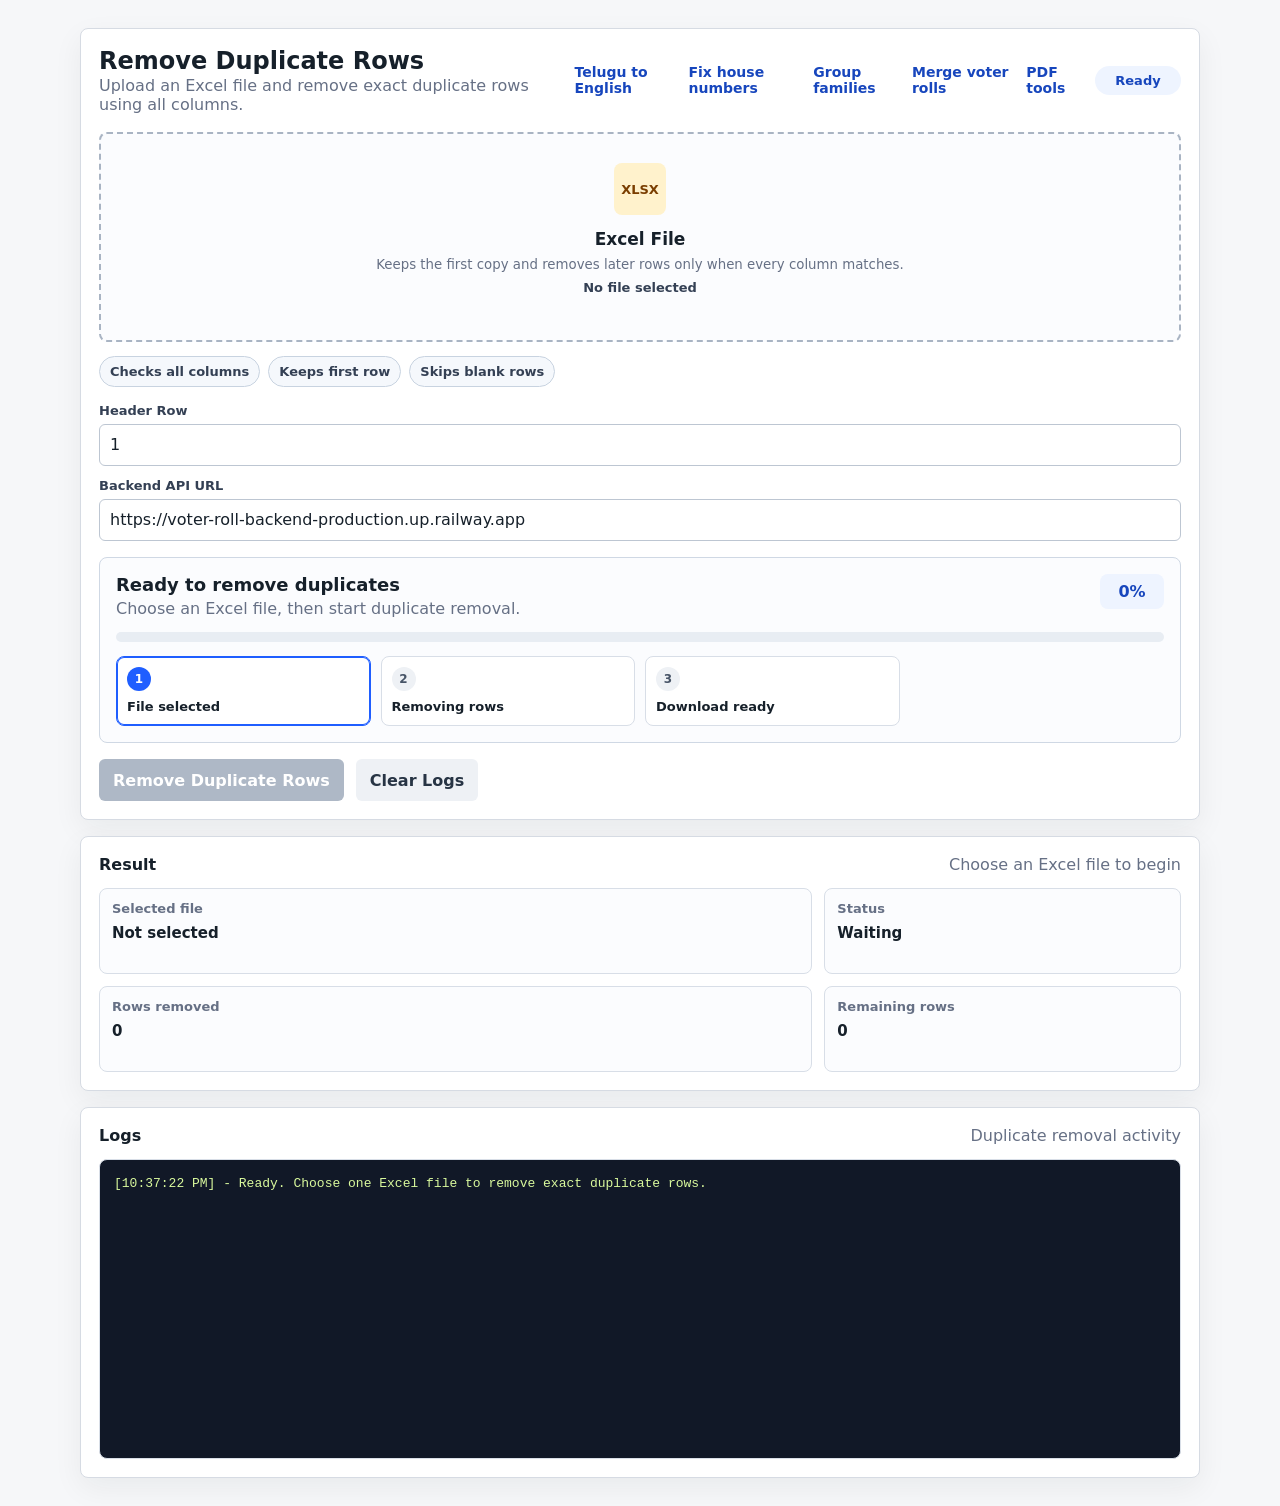
<file: dedupe.html>
<!doctype html>
<html lang="en">
  <head>
    <meta charset="utf-8" />
    <meta name="viewport" content="width=device-width, initial-scale=1" />
    <title>Remove Duplicate Rows</title>
    <link rel="stylesheet" href="./styles.css" />
  </head>
  <body>
    <main class="shell">
      <section class="panel">
        <div class="title-row">
          <div>
            <h1>Remove Duplicate Rows</h1>
            <p>
              Upload an Excel file and remove exact duplicate rows using all columns.
            </p>
          </div>
          <div class="top-actions">
            <a class="text-link" href="./transliterate.html">Telugu to English</a>
            <a class="text-link" href="./house.html">Fix house numbers</a>
            <a class="text-link" href="./family.html">Group families</a>
            <a class="text-link" href="./merge.html">Merge voter rolls</a>
            <a class="text-link" href="./index.html">PDF tools</a>
            <div class="status-pill" id="readyStatus">Ready</div>
          </div>
        </div>

        <div class="single-upload">
          <label class="file-card" id="dedupeDrop">
            <input id="dedupeFile" type="file" accept=".xlsx,application/vnd.openxmlformats-officedocument.spreadsheetml.sheet" />
            <span class="drop-icon">XLSX</span>
            <strong>Excel File</strong>
            <small>Keeps the first copy and removes later rows only when every column matches.</small>
            <span class="file-name" id="dedupeName">No file selected</span>
          </label>
        </div>

        <div class="info-strip">
          <span>Checks all columns</span>
          <span>Keeps first row</span>
          <span>Skips blank rows</span>
        </div>

        <div class="form-grid merge-form">
          <label>
            <span>Header Row</span>
            <input id="headerRow" type="number" min="1" value="1" />
          </label>
          <label class="wide-field">
            <span>Backend API URL</span>
            <input
              id="backendUrl"
              value="https://voter-roll-backend-production.up.railway.app"
              placeholder="https://your-railway-app.up.railway.app"
            />
          </label>
        </div>

        <section class="merge-progress" id="dedupeProgress" aria-live="polite">
          <div class="merge-progress-head">
            <div>
              <h2 id="progressTitle">Ready to remove duplicates</h2>
              <p id="progressDetail">Choose an Excel file, then start duplicate removal.</p>
            </div>
            <strong id="progressPercent">0%</strong>
          </div>
          <div class="progress-wrap merge-progress-bar" aria-label="Duplicate removal progress">
            <div id="progressBar"></div>
          </div>
          <div class="step-grid family-steps" id="stepGrid">
            <div class="step active" data-step="upload">
              <span>1</span>
              <strong>File selected</strong>
            </div>
            <div class="step" data-step="send">
              <span>2</span>
              <strong>Removing rows</strong>
            </div>
            <div class="step" data-step="download">
              <span>3</span>
              <strong>Download ready</strong>
            </div>
          </div>
        </section>

        <div class="actions">
          <button id="dedupeBtn" type="button" disabled>Remove Duplicate Rows</button>
          <button id="clearBtn" type="button" class="secondary">Clear Logs</button>
          <a id="downloadLink" class="download-link" hidden>Download Deduped Excel</a>
        </div>
      </section>

      <section class="panel result-panel">
        <div class="log-heading">
          <h2>Result</h2>
          <span id="summary">Choose an Excel file to begin</span>
        </div>
        <div class="metric-grid family-metrics" id="metrics">
          <div class="metric">
            <span>Selected file</span>
            <strong id="fileMetric">Not selected</strong>
          </div>
          <div class="metric">
            <span>Status</span>
            <strong id="statusMetric">Waiting</strong>
          </div>
          <div class="metric">
            <span>Rows removed</span>
            <strong id="removedMetric">0</strong>
          </div>
          <div class="metric">
            <span>Remaining rows</span>
            <strong id="remainingMetric">0</strong>
          </div>
        </div>
      </section>

      <section class="panel log-panel">
        <div class="log-heading">
          <h2>Logs</h2>
          <span>Duplicate removal activity</span>
        </div>
        <pre id="logs" aria-live="polite"></pre>
      </section>
    </main>

    <script src="./dedupe.js?v=20260611-remove-duplicates" type="module"></script>
  </body>
</html>
</file>
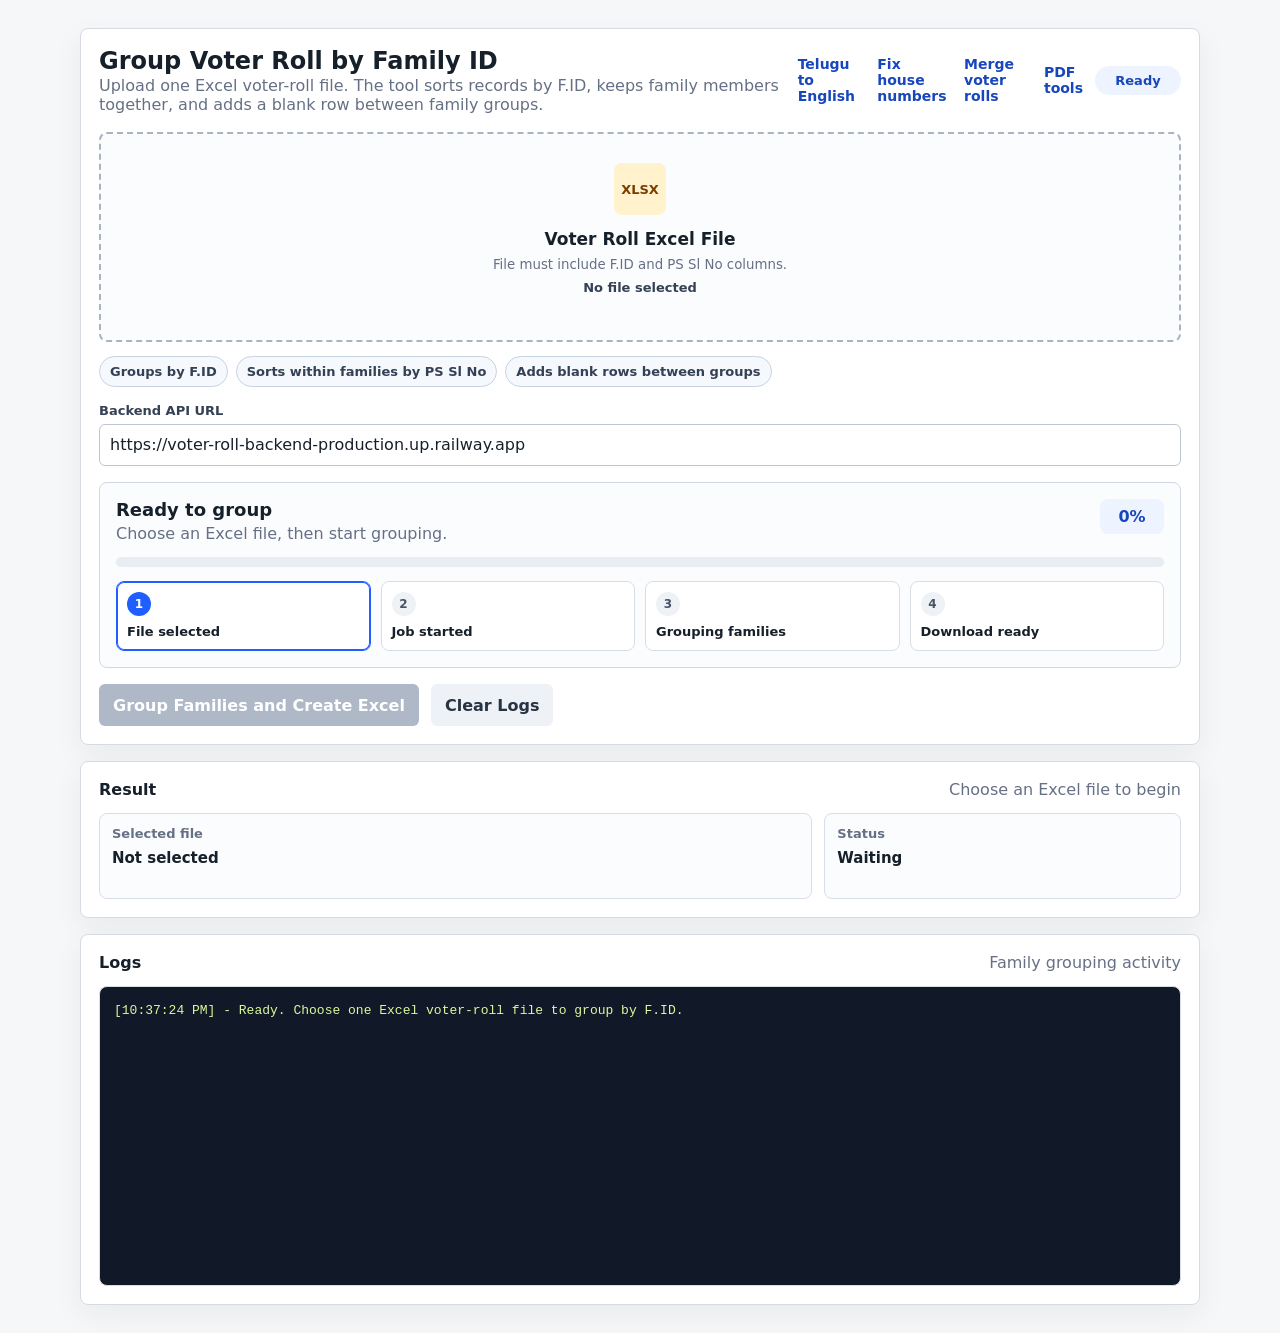
<file: family.html>
<!doctype html>
<html lang="en">
  <head>
    <meta charset="utf-8" />
    <meta name="viewport" content="width=device-width, initial-scale=1" />
    <title>Group Voter Roll by Family ID</title>
    <link rel="stylesheet" href="./styles.css" />
  </head>
  <body>
    <main class="shell">
      <section class="panel">
        <div class="title-row">
          <div>
            <h1>Group Voter Roll by Family ID</h1>
            <p>
              Upload one Excel voter-roll file. The tool sorts records by F.ID, keeps family members together, and adds a blank row between family groups.
            </p>
          </div>
          <div class="top-actions">
            <a class="text-link" href="./transliterate.html">Telugu to English</a>
            <a class="text-link" href="./house.html">Fix house numbers</a>
            <a class="text-link" href="./merge.html">Merge voter rolls</a>
            <a class="text-link" href="./index.html">PDF tools</a>
            <div class="status-pill" id="readyStatus">Ready</div>
          </div>
        </div>

        <div class="single-upload">
          <label class="file-card" id="familyDrop">
            <input id="familyFile" type="file" accept=".xlsx,application/vnd.openxmlformats-officedocument.spreadsheetml.sheet" />
            <span class="drop-icon">XLSX</span>
            <strong>Voter Roll Excel File</strong>
            <small>File must include F.ID and PS Sl No columns.</small>
            <span class="file-name" id="familyName">No file selected</span>
          </label>
        </div>

        <div class="info-strip">
          <span>Groups by F.ID</span>
          <span>Sorts within families by PS Sl No</span>
          <span>Adds blank rows between groups</span>
        </div>

        <div class="form-grid merge-form">
          <label class="wide-field">
            <span>Backend API URL</span>
            <input
              id="backendUrl"
              value="https://voter-roll-backend-production.up.railway.app"
              placeholder="https://your-railway-app.up.railway.app"
            />
          </label>
        </div>

        <section class="merge-progress" id="familyProgress" aria-live="polite">
          <div class="merge-progress-head">
            <div>
              <h2 id="progressTitle">Ready to group</h2>
              <p id="progressDetail">Choose an Excel file, then start grouping.</p>
            </div>
            <strong id="progressPercent">0%</strong>
          </div>
          <div class="progress-wrap merge-progress-bar" aria-label="Family grouping progress">
            <div id="progressBar"></div>
          </div>
          <div class="step-grid family-steps" id="stepGrid">
            <div class="step active" data-step="upload">
              <span>1</span>
              <strong>File selected</strong>
            </div>
            <div class="step" data-step="job">
              <span>2</span>
              <strong>Job started</strong>
            </div>
            <div class="step" data-step="group">
              <span>3</span>
              <strong>Grouping families</strong>
            </div>
            <div class="step" data-step="download">
              <span>4</span>
              <strong>Download ready</strong>
            </div>
          </div>
        </section>

        <div class="actions">
          <button id="groupBtn" type="button" disabled>Group Families and Create Excel</button>
          <button id="clearBtn" type="button" class="secondary">Clear Logs</button>
          <a id="downloadLink" class="download-link" hidden>Download Grouped Excel</a>
        </div>
      </section>

      <section class="panel result-panel">
        <div class="log-heading">
          <h2>Result</h2>
          <span id="summary">Choose an Excel file to begin</span>
        </div>
        <div class="metric-grid family-metrics" id="metrics">
          <div class="metric">
            <span>Selected file</span>
            <strong id="fileMetric">Not selected</strong>
          </div>
          <div class="metric">
            <span>Status</span>
            <strong id="statusMetric">Waiting</strong>
          </div>
        </div>
      </section>

      <section class="panel log-panel">
        <div class="log-heading">
          <h2>Logs</h2>
          <span>Family grouping activity</span>
        </div>
        <pre id="logs" aria-live="polite"></pre>
      </section>
    </main>

    <script src="./family.js?v=20260610-family-grouping" type="module"></script>
  </body>
</html>
</file>
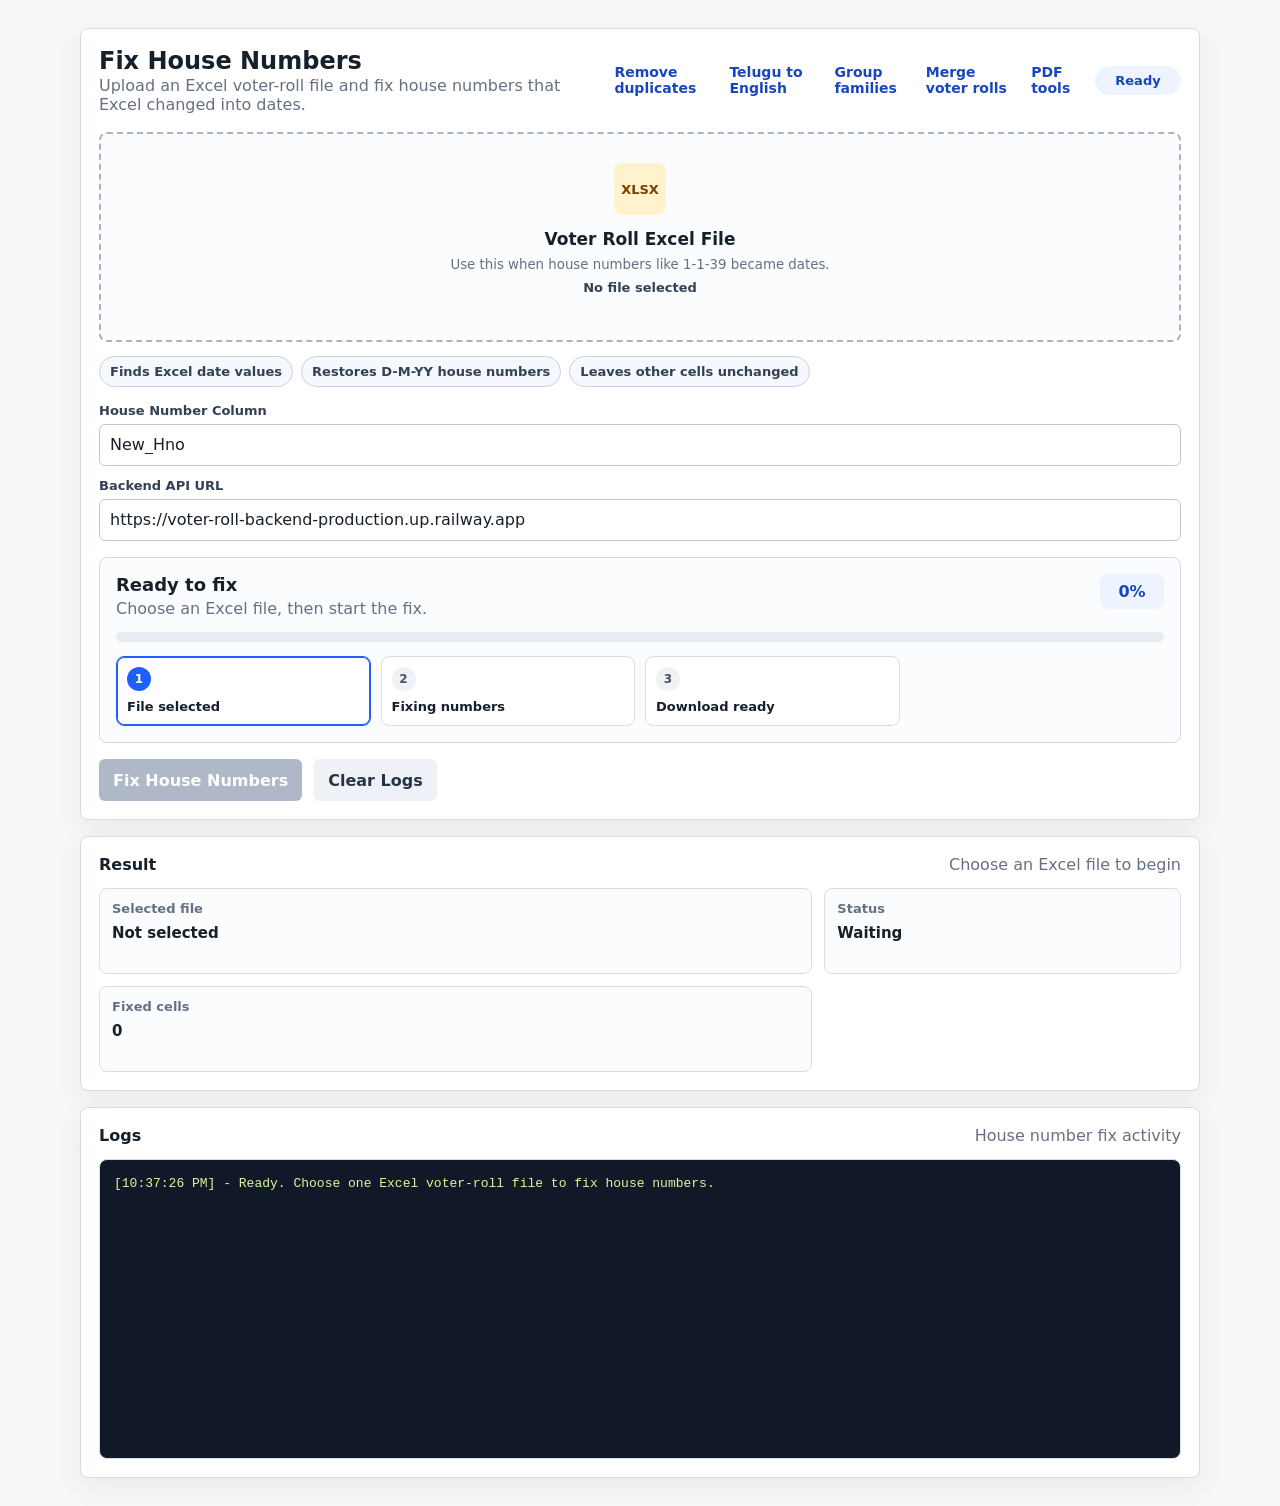
<file: house.html>
<!doctype html>
<html lang="en">
  <head>
    <meta charset="utf-8" />
    <meta name="viewport" content="width=device-width, initial-scale=1" />
    <title>Fix House Numbers</title>
    <link rel="stylesheet" href="./styles.css" />
  </head>
  <body>
    <main class="shell">
      <section class="panel">
        <div class="title-row">
          <div>
            <h1>Fix House Numbers</h1>
            <p>
              Upload an Excel voter-roll file and fix house numbers that Excel changed into dates.
            </p>
          </div>
          <div class="top-actions">
            <a class="text-link" href="./dedupe.html">Remove duplicates</a>
            <a class="text-link" href="./transliterate.html">Telugu to English</a>
            <a class="text-link" href="./family.html">Group families</a>
            <a class="text-link" href="./merge.html">Merge voter rolls</a>
            <a class="text-link" href="./index.html">PDF tools</a>
            <div class="status-pill" id="readyStatus">Ready</div>
          </div>
        </div>

        <div class="single-upload">
          <label class="file-card" id="houseDrop">
            <input id="houseFile" type="file" accept=".xlsx,application/vnd.openxmlformats-officedocument.spreadsheetml.sheet" />
            <span class="drop-icon">XLSX</span>
            <strong>Voter Roll Excel File</strong>
            <small>Use this when house numbers like 1-1-39 became dates.</small>
            <span class="file-name" id="houseName">No file selected</span>
          </label>
        </div>

        <div class="info-strip">
          <span>Finds Excel date values</span>
          <span>Restores D-M-YY house numbers</span>
          <span>Leaves other cells unchanged</span>
        </div>

        <div class="form-grid merge-form">
          <label>
            <span>House Number Column</span>
            <input id="houseColumn" value="New_Hno" />
          </label>
          <label class="wide-field">
            <span>Backend API URL</span>
            <input
              id="backendUrl"
              value="https://voter-roll-backend-production.up.railway.app"
              placeholder="https://your-railway-app.up.railway.app"
            />
          </label>
        </div>

        <section class="merge-progress" id="houseProgress" aria-live="polite">
          <div class="merge-progress-head">
            <div>
              <h2 id="progressTitle">Ready to fix</h2>
              <p id="progressDetail">Choose an Excel file, then start the fix.</p>
            </div>
            <strong id="progressPercent">0%</strong>
          </div>
          <div class="progress-wrap merge-progress-bar" aria-label="House number fix progress">
            <div id="progressBar"></div>
          </div>
          <div class="step-grid family-steps" id="stepGrid">
            <div class="step active" data-step="upload">
              <span>1</span>
              <strong>File selected</strong>
            </div>
            <div class="step" data-step="send">
              <span>2</span>
              <strong>Fixing numbers</strong>
            </div>
            <div class="step" data-step="download">
              <span>3</span>
              <strong>Download ready</strong>
            </div>
          </div>
        </section>

        <div class="actions">
          <button id="fixBtn" type="button" disabled>Fix House Numbers</button>
          <button id="clearBtn" type="button" class="secondary">Clear Logs</button>
          <a id="downloadLink" class="download-link" hidden>Download Fixed Excel</a>
        </div>
      </section>

      <section class="panel result-panel">
        <div class="log-heading">
          <h2>Result</h2>
          <span id="summary">Choose an Excel file to begin</span>
        </div>
        <div class="metric-grid family-metrics" id="metrics">
          <div class="metric">
            <span>Selected file</span>
            <strong id="fileMetric">Not selected</strong>
          </div>
          <div class="metric">
            <span>Status</span>
            <strong id="statusMetric">Waiting</strong>
          </div>
          <div class="metric">
            <span>Fixed cells</span>
            <strong id="fixedMetric">0</strong>
          </div>
        </div>
      </section>

      <section class="panel log-panel">
        <div class="log-heading">
          <h2>Logs</h2>
          <span>House number fix activity</span>
        </div>
        <pre id="logs" aria-live="polite"></pre>
      </section>
    </main>

    <script src="./house.js?v=20260611-house-numbers" type="module"></script>
  </body>
</html>
</file>
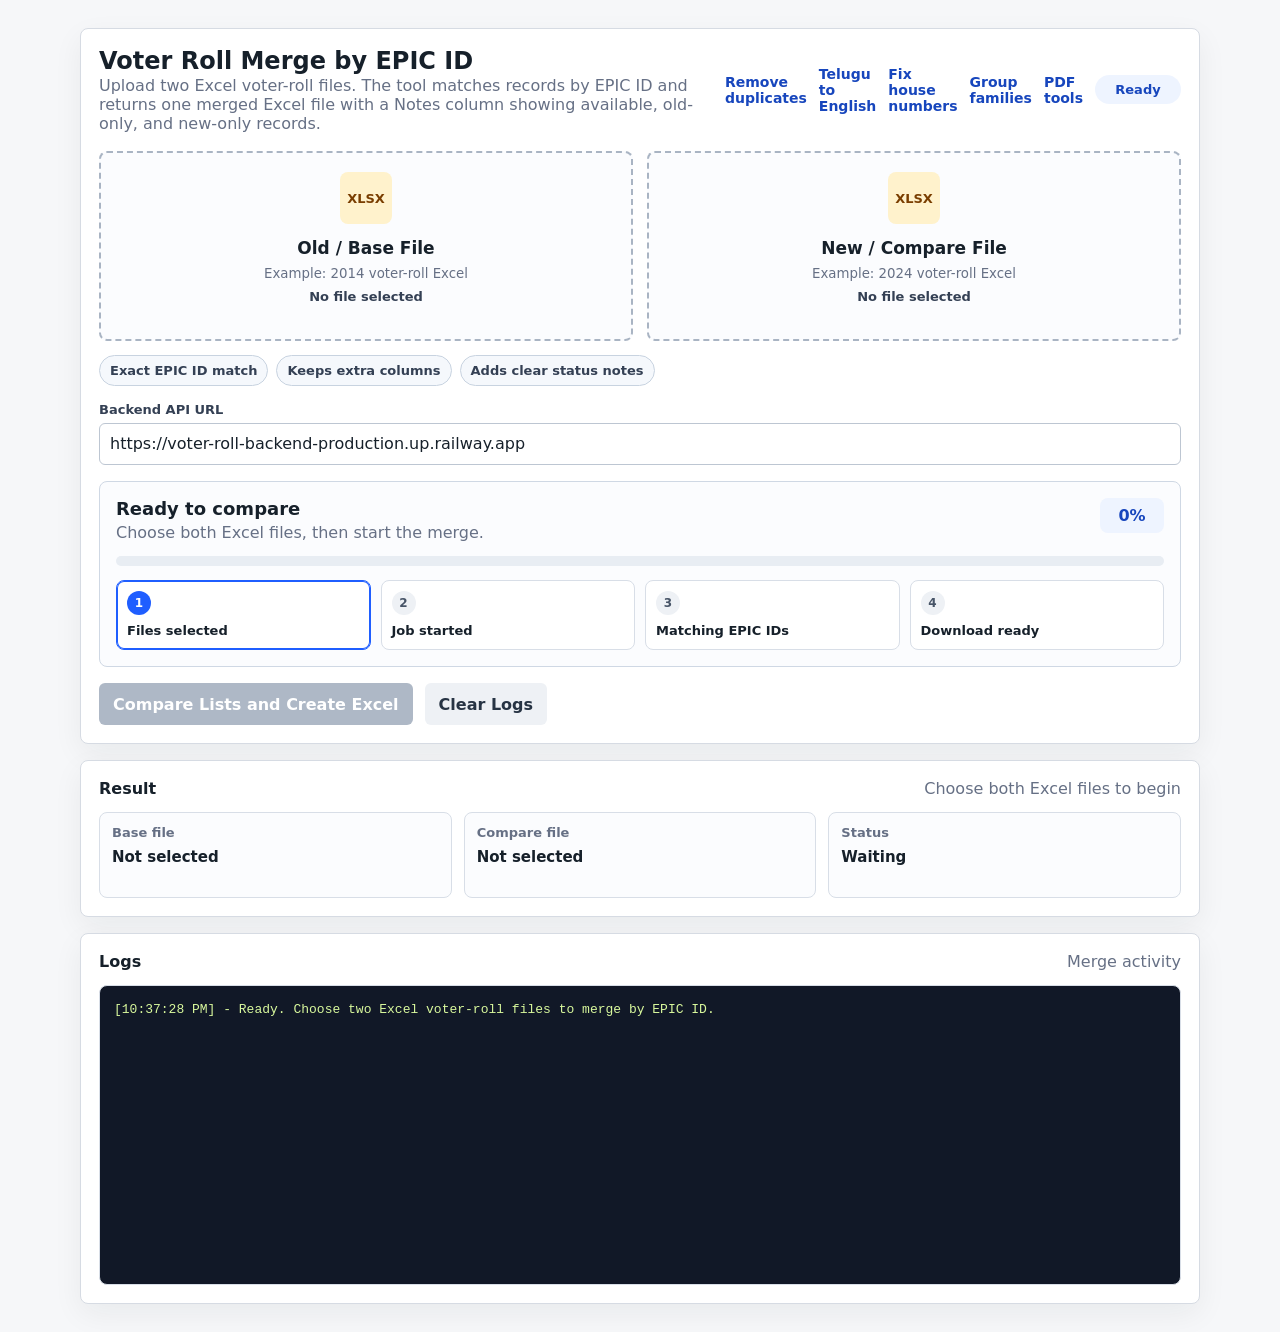
<file: merge.html>
<!doctype html>
<html lang="en">
  <head>
    <meta charset="utf-8" />
    <meta name="viewport" content="width=device-width, initial-scale=1" />
    <title>Voter Roll Merge by EPIC ID</title>
    <link rel="stylesheet" href="./styles.css" />
  </head>
  <body>
    <main class="shell">
      <section class="panel">
        <div class="title-row">
          <div>
            <h1>Voter Roll Merge by EPIC ID</h1>
            <p>
              Upload two Excel voter-roll files. The tool matches records by EPIC ID and returns one merged Excel file with a Notes column showing available, old-only, and new-only records.
            </p>
          </div>
          <div class="top-actions">
            <a class="text-link" href="./dedupe.html">Remove duplicates</a>
            <a class="text-link" href="./transliterate.html">Telugu to English</a>
            <a class="text-link" href="./house.html">Fix house numbers</a>
            <a class="text-link" href="./family.html">Group families</a>
            <a class="text-link" href="./index.html">PDF tools</a>
            <div class="status-pill" id="readyStatus">Ready</div>
          </div>
        </div>

        <div class="merge-grid">
          <label class="file-card" id="baseDrop">
            <input id="baseFile" type="file" accept=".xlsx,application/vnd.openxmlformats-officedocument.spreadsheetml.sheet" />
            <span class="drop-icon">XLSX</span>
            <strong>Old / Base File</strong>
            <small>Example: 2014 voter-roll Excel</small>
            <span class="file-name" id="baseName">No file selected</span>
          </label>

          <label class="file-card" id="compareDrop">
            <input id="compareFile" type="file" accept=".xlsx,application/vnd.openxmlformats-officedocument.spreadsheetml.sheet" />
            <span class="drop-icon">XLSX</span>
            <strong>New / Compare File</strong>
            <small>Example: 2024 voter-roll Excel</small>
            <span class="file-name" id="compareName">No file selected</span>
          </label>
        </div>

        <div class="info-strip">
          <span>Exact EPIC ID match</span>
          <span>Keeps extra columns</span>
          <span>Adds clear status notes</span>
        </div>

        <div class="form-grid merge-form">
          <label class="wide-field">
            <span>Backend API URL</span>
            <input
              id="backendUrl"
              value="https://voter-roll-backend-production.up.railway.app"
              placeholder="https://your-railway-app.up.railway.app"
            />
          </label>
        </div>

        <section class="merge-progress" id="mergeProgress" aria-live="polite">
          <div class="merge-progress-head">
            <div>
              <h2 id="progressTitle">Ready to compare</h2>
              <p id="progressDetail">Choose both Excel files, then start the merge.</p>
            </div>
            <strong id="progressPercent">0%</strong>
          </div>
          <div class="progress-wrap merge-progress-bar" aria-label="Merge progress">
            <div id="progressBar"></div>
          </div>
          <div class="step-grid" id="stepGrid">
            <div class="step active" data-step="upload">
              <span>1</span>
              <strong>Files selected</strong>
            </div>
            <div class="step" data-step="job">
              <span>2</span>
              <strong>Job started</strong>
            </div>
            <div class="step" data-step="merge">
              <span>3</span>
              <strong>Matching EPIC IDs</strong>
            </div>
            <div class="step" data-step="download">
              <span>4</span>
              <strong>Download ready</strong>
            </div>
          </div>
        </section>

        <div class="actions">
          <button id="mergeBtn" type="button" disabled>Compare Lists and Create Excel</button>
          <button id="clearBtn" type="button" class="secondary">Clear Logs</button>
          <a id="downloadLink" class="download-link" hidden>Download Merged Excel</a>
        </div>
      </section>

      <section class="panel result-panel">
        <div class="log-heading">
          <h2>Result</h2>
          <span id="summary">Choose both Excel files to begin</span>
        </div>
        <div class="metric-grid" id="metrics">
          <div class="metric">
            <span>Base file</span>
            <strong id="baseMetric">Not selected</strong>
          </div>
          <div class="metric">
            <span>Compare file</span>
            <strong id="compareMetric">Not selected</strong>
          </div>
          <div class="metric">
            <span>Status</span>
            <strong id="statusMetric">Waiting</strong>
          </div>
        </div>
      </section>

      <section class="panel log-panel">
        <div class="log-heading">
          <h2>Logs</h2>
          <span>Merge activity</span>
        </div>
        <pre id="logs" aria-live="polite"></pre>
      </section>
    </main>

    <script src="./merge.js?v=20260610-merge-progress-panel" type="module"></script>
  </body>
</html>
</file>
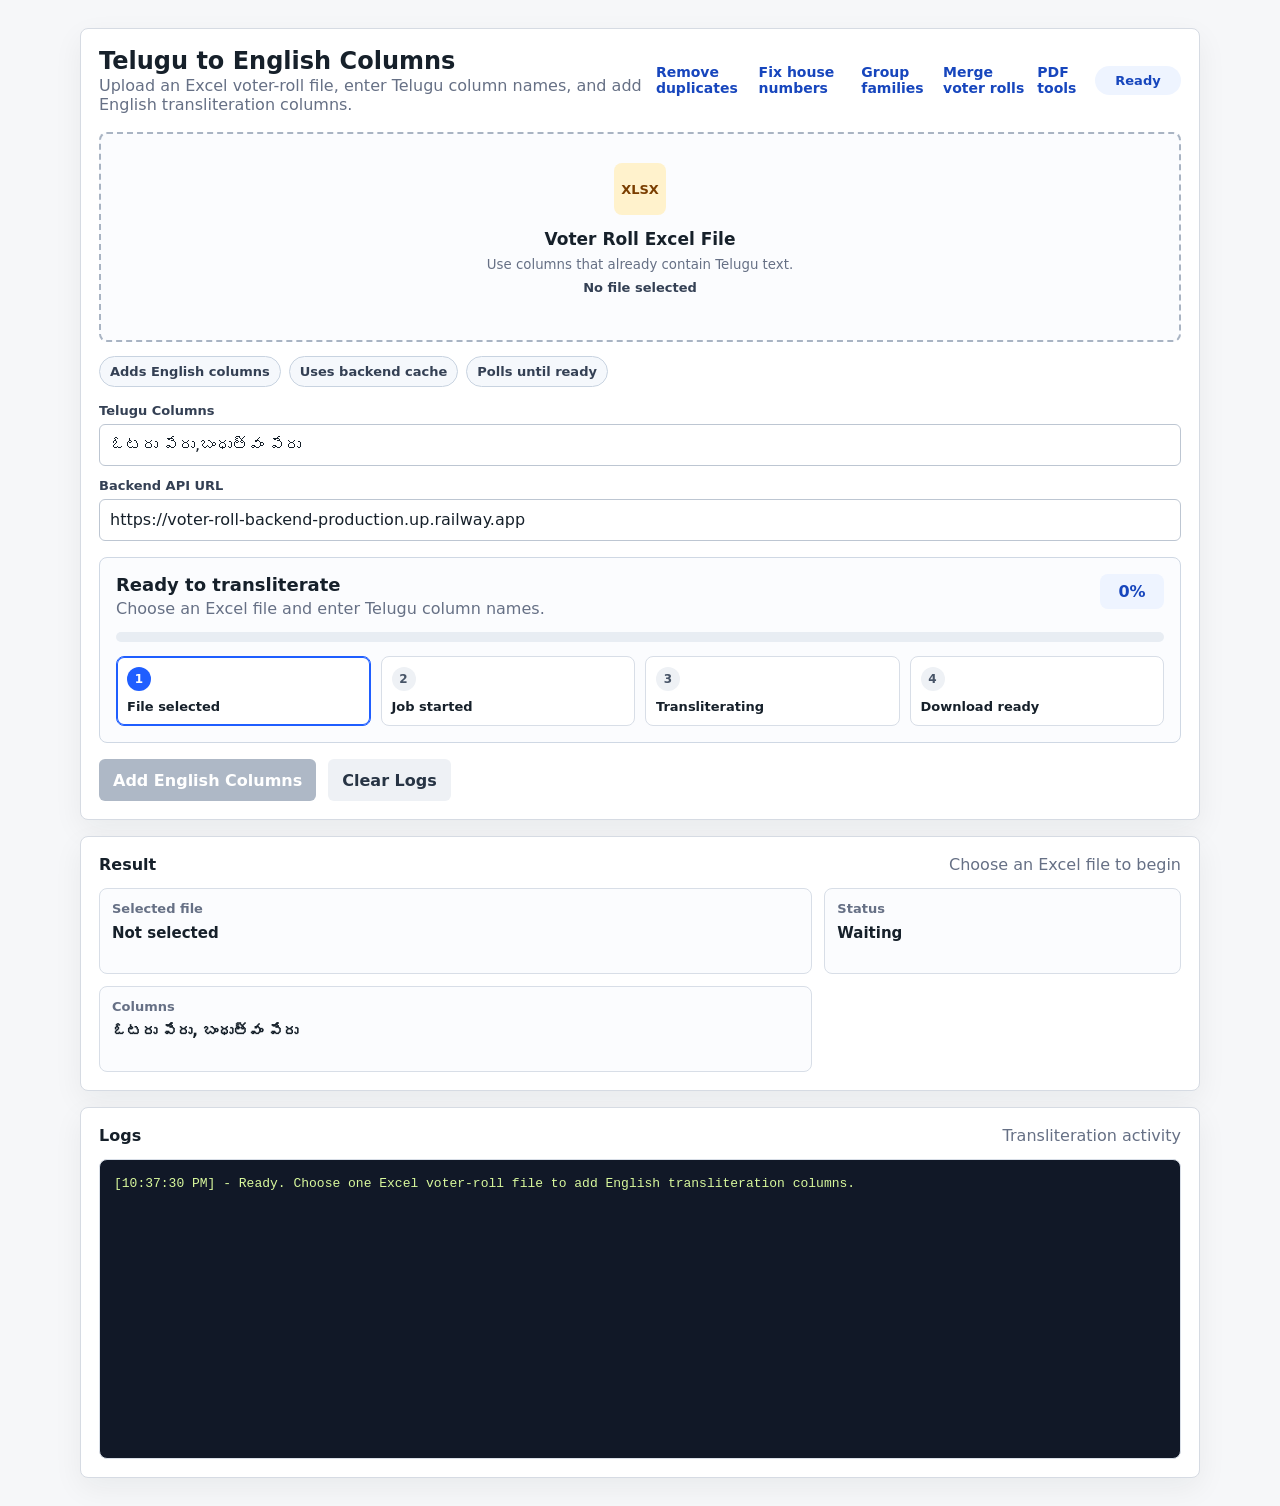
<file: transliterate.html>
<!doctype html>
<html lang="en">
  <head>
    <meta charset="utf-8" />
    <meta name="viewport" content="width=device-width, initial-scale=1" />
    <title>Telugu to English Columns</title>
    <link rel="stylesheet" href="./styles.css" />
  </head>
  <body>
    <main class="shell">
      <section class="panel">
        <div class="title-row">
          <div>
            <h1>Telugu to English Columns</h1>
            <p>
              Upload an Excel voter-roll file, enter Telugu column names, and add English transliteration columns.
            </p>
          </div>
          <div class="top-actions">
            <a class="text-link" href="./dedupe.html">Remove duplicates</a>
            <a class="text-link" href="./house.html">Fix house numbers</a>
            <a class="text-link" href="./family.html">Group families</a>
            <a class="text-link" href="./merge.html">Merge voter rolls</a>
            <a class="text-link" href="./index.html">PDF tools</a>
            <div class="status-pill" id="readyStatus">Ready</div>
          </div>
        </div>

        <div class="single-upload">
          <label class="file-card" id="transliterateDrop">
            <input id="transliterateFile" type="file" accept=".xlsx,application/vnd.openxmlformats-officedocument.spreadsheetml.sheet" />
            <span class="drop-icon">XLSX</span>
            <strong>Voter Roll Excel File</strong>
            <small>Use columns that already contain Telugu text.</small>
            <span class="file-name" id="transliterateName">No file selected</span>
          </label>
        </div>

        <div class="info-strip">
          <span>Adds English columns</span>
          <span>Uses backend cache</span>
          <span>Polls until ready</span>
        </div>

        <div class="form-grid merge-form">
          <label class="wide-field">
            <span>Telugu Columns</span>
            <input id="columnsInput" value="ఓటరు పేరు,బంధుత్వం పేరు" />
          </label>
          <label class="wide-field">
            <span>Backend API URL</span>
            <input
              id="backendUrl"
              value="https://voter-roll-backend-production.up.railway.app"
              placeholder="https://your-railway-app.up.railway.app"
            />
          </label>
        </div>

        <section class="merge-progress" id="transliterateProgress" aria-live="polite">
          <div class="merge-progress-head">
            <div>
              <h2 id="progressTitle">Ready to transliterate</h2>
              <p id="progressDetail">Choose an Excel file and enter Telugu column names.</p>
            </div>
            <strong id="progressPercent">0%</strong>
          </div>
          <div class="progress-wrap merge-progress-bar" aria-label="Transliteration progress">
            <div id="progressBar"></div>
          </div>
          <div class="step-grid family-steps" id="stepGrid">
            <div class="step active" data-step="upload">
              <span>1</span>
              <strong>File selected</strong>
            </div>
            <div class="step" data-step="job">
              <span>2</span>
              <strong>Job started</strong>
            </div>
            <div class="step" data-step="transliterate">
              <span>3</span>
              <strong>Transliterating</strong>
            </div>
            <div class="step" data-step="download">
              <span>4</span>
              <strong>Download ready</strong>
            </div>
          </div>
        </section>

        <div class="actions">
          <button id="transliterateBtn" type="button" disabled>Add English Columns</button>
          <button id="clearBtn" type="button" class="secondary">Clear Logs</button>
          <a id="downloadLink" class="download-link" hidden>Download Excel</a>
        </div>
      </section>

      <section class="panel result-panel">
        <div class="log-heading">
          <h2>Result</h2>
          <span id="summary">Choose an Excel file to begin</span>
        </div>
        <div class="metric-grid family-metrics" id="metrics">
          <div class="metric">
            <span>Selected file</span>
            <strong id="fileMetric">Not selected</strong>
          </div>
          <div class="metric">
            <span>Status</span>
            <strong id="statusMetric">Waiting</strong>
          </div>
          <div class="metric">
            <span>Columns</span>
            <strong id="columnsMetric">Not set</strong>
          </div>
        </div>
      </section>

      <section class="panel log-panel">
        <div class="log-heading">
          <h2>Logs</h2>
          <span>Transliteration activity</span>
        </div>
        <pre id="logs" aria-live="polite"></pre>
      </section>
    </main>

    <script src="./transliterate.js?v=20260611-transliterate-columns" type="module"></script>
  </body>
</html>
</file>
<file: styles.css>
:root {
  color-scheme: light;
  --bg: #f6f7f9;
  --panel: #ffffff;
  --ink: #16202a;
  --muted: #667085;
  --line: #d6dbe3;
  --blue: #1f5eff;
  --blue-dark: #1746bd;
  --gold: #fff2cc;
  --gold-text: #7a3e00;
  --ok: #147d4f;
  --warn: #a15c00;
}

* {
  box-sizing: border-box;
}

body {
  margin: 0;
  min-height: 100vh;
  background: var(--bg);
  color: var(--ink);
  font-family: Inter, ui-sans-serif, system-ui, -apple-system, BlinkMacSystemFont, "Segoe UI", sans-serif;
}

.shell {
  width: min(1120px, calc(100% - 32px));
  margin: 28px auto;
  display: grid;
  gap: 16px;
}

.panel {
  background: var(--panel);
  border: 1px solid var(--line);
  border-radius: 8px;
  padding: 18px;
  box-shadow: 0 10px 30px rgba(20, 28, 38, 0.06);
}

.title-row,
.log-heading,
.actions {
  display: flex;
  align-items: center;
  justify-content: space-between;
  gap: 12px;
}

.top-actions {
  display: flex;
  align-items: center;
  justify-content: flex-end;
  gap: 12px;
}

.text-link {
  color: var(--blue-dark);
  font-size: 14px;
  font-weight: 800;
  text-decoration: none;
}

.text-link:hover {
  text-decoration: underline;
}

h1,
h2,
p {
  margin: 0;
}

h1 {
  font-size: 24px;
  line-height: 1.2;
}

h2 {
  font-size: 16px;
}

p,
small,
.log-heading span {
  color: var(--muted);
}

.status-pill {
  min-width: 86px;
  padding: 7px 10px;
  border-radius: 999px;
  background: #eef4ff;
  color: var(--blue-dark);
  font-size: 13px;
  font-weight: 700;
  text-align: center;
}

.drop-zone {
  margin-top: 18px;
  min-height: 170px;
  border: 2px dashed #a9b4c3;
  border-radius: 8px;
  display: grid;
  place-items: center;
  align-content: center;
  gap: 8px;
  cursor: pointer;
  background: #fbfcfe;
}

.drop-zone.dragging {
  border-color: var(--blue);
  background: #eef4ff;
}

.drop-zone input {
  display: none;
}

.merge-grid {
  margin-top: 18px;
  display: grid;
  grid-template-columns: repeat(2, minmax(0, 1fr));
  gap: 14px;
}

.single-upload {
  margin-top: 18px;
}

.single-upload .file-card {
  min-height: 210px;
}

.file-card {
  min-height: 190px;
  border: 2px dashed #a9b4c3;
  border-radius: 8px;
  padding: 18px;
  display: grid;
  place-items: center;
  align-content: center;
  gap: 8px;
  cursor: pointer;
  background: #fbfcfe;
  text-align: center;
}

.file-card.dragging {
  border-color: var(--blue);
  background: #eef4ff;
}

.file-card input {
  display: none;
}

.file-card strong,
.drop-zone strong {
  font-size: 17px;
}

.file-name {
  width: 100%;
  min-height: 24px;
  color: #344054;
  font-size: 13px;
  font-weight: 800;
  overflow-wrap: anywhere;
}

.info-strip {
  margin-top: 14px;
  display: flex;
  flex-wrap: wrap;
  gap: 8px;
}

.info-strip span {
  padding: 7px 10px;
  border: 1px solid #c8d3e0;
  border-radius: 999px;
  background: #f5f8fc;
  color: #344054;
  font-size: 13px;
  font-weight: 800;
}

.mode-grid {
  margin-top: 18px;
  display: grid;
  grid-template-columns: repeat(3, minmax(0, 1fr));
  gap: 12px;
}

.mode-card {
  min-height: 104px;
  border: 1px solid #bdc6d2;
  border-radius: 8px;
  padding: 14px;
  background: #fbfcfe;
  color: var(--ink);
  text-align: left;
  display: grid;
  align-content: start;
  gap: 6px;
}

.mode-card:hover {
  background: #f3f7ff;
  border-color: #8ca8f5;
}

.mode-card.selected {
  border-color: var(--blue);
  background: #eef4ff;
  box-shadow: inset 0 0 0 1px var(--blue);
}

.mode-card span {
  font-weight: 800;
}

.mode-card small {
  color: #475467;
  line-height: 1.35;
}

.drop-icon {
  display: inline-grid;
  place-items: center;
  width: 52px;
  height: 52px;
  border-radius: 8px;
  background: var(--gold);
  color: var(--gold-text);
  font-weight: 800;
  letter-spacing: 0;
}

.form-grid {
  margin-top: 16px;
  display: grid;
  grid-template-columns: 1fr 1fr 120px 120px;
  gap: 12px;
}

.form-grid.tabular-mode label:not(.wide-field) {
  display: none;
}

.wide-field {
  grid-column: 1 / -1;
}

.merge-form {
  grid-template-columns: 1fr;
}

.check-field {
  min-height: 42px;
  border: 1px solid #bdc6d2;
  border-radius: 6px;
  padding: 9px 10px;
  display: flex;
  align-items: center;
  gap: 8px;
  background: #fbfcfe;
}

.check-field input {
  width: 18px;
  min-height: 18px;
  margin: 0;
}

.check-field span {
  margin: 0;
}

label span {
  display: block;
  margin-bottom: 6px;
  color: #344054;
  font-size: 13px;
  font-weight: 700;
}

input {
  width: 100%;
  min-height: 42px;
  border: 1px solid #bdc6d2;
  border-radius: 6px;
  padding: 9px 10px;
  color: var(--ink);
  font: inherit;
}

.actions {
  justify-content: flex-start;
  margin-top: 16px;
  flex-wrap: wrap;
}

button,
.download-link {
  min-height: 42px;
  border: 0;
  border-radius: 6px;
  padding: 10px 14px;
  background: var(--blue);
  color: #fff;
  font: inherit;
  font-weight: 800;
  text-decoration: none;
  cursor: pointer;
}

button:hover,
.download-link:hover {
  background: var(--blue-dark);
}

button:disabled {
  cursor: not-allowed;
  background: #aeb8c6;
}

button.secondary {
  background: #eef1f5;
  color: #273444;
}

button.secondary:hover {
  background: #dfe5ec;
}

.mode-card {
  border: 1px solid #bdc6d2;
  background: #fbfcfe;
  color: var(--ink);
}

.mode-card:hover {
  background: #f3f7ff;
  border-color: #8ca8f5;
}

.mode-card.selected,
.mode-card.selected:hover {
  border-color: var(--blue);
  background: #eef4ff;
}

.progress-wrap {
  height: 10px;
  margin-top: 16px;
  border-radius: 999px;
  background: #e8edf3;
  overflow: hidden;
  position: relative;
}

#progressBar {
  width: 0%;
  height: 100%;
  border-radius: inherit;
  background: var(--ok);
  transition: width 180ms ease;
}

.progress-wrap.shimmer::after {
  content: "";
  position: absolute;
  inset: 0;
  background: linear-gradient(90deg, transparent, rgba(255, 255, 255, 0.75), transparent);
  animation: shimmer 1.2s linear infinite;
}

.merge-progress {
  margin-top: 16px;
  border: 1px solid #cfd8e4;
  border-radius: 8px;
  padding: 16px;
  background: #fbfcfe;
}

.merge-progress.running {
  border-color: #9fb7f8;
  background: #f6f9ff;
}

.merge-progress.done {
  border-color: #9bd5bd;
  background: #f4fbf8;
}

.merge-progress.error {
  border-color: #f0bd8c;
  background: #fff8f0;
}

.merge-progress-head {
  display: flex;
  align-items: flex-start;
  justify-content: space-between;
  gap: 12px;
}

.merge-progress-head h2 {
  font-size: 18px;
}

.merge-progress-head p {
  margin-top: 4px;
}

#progressPercent {
  min-width: 64px;
  padding: 8px 10px;
  border-radius: 8px;
  background: #eef4ff;
  color: var(--blue-dark);
  text-align: center;
}

.merge-progress-bar {
  margin-top: 14px;
}

.step-grid {
  margin-top: 14px;
  display: grid;
  grid-template-columns: repeat(4, minmax(0, 1fr));
  gap: 10px;
}

.step {
  min-height: 70px;
  border: 1px solid #d8dee7;
  border-radius: 8px;
  padding: 10px;
  background: #fff;
  display: grid;
  align-content: start;
  gap: 8px;
}

.step span {
  display: inline-grid;
  place-items: center;
  width: 24px;
  height: 24px;
  border-radius: 999px;
  background: #eef1f5;
  color: #475467;
  font-size: 12px;
  font-weight: 900;
}

.step strong {
  font-size: 13px;
  line-height: 1.25;
}

.step.active {
  border-color: var(--blue);
  box-shadow: inset 0 0 0 1px var(--blue);
}

.step.active span {
  background: var(--blue);
  color: #fff;
}

.step.done {
  border-color: #9bd5bd;
  background: #f4fbf8;
}

.step.done span {
  background: var(--ok);
  color: #fff;
}

@keyframes shimmer {
  from {
    transform: translateX(-100%);
  }
  to {
    transform: translateX(100%);
  }
}

.log-panel {
  min-height: 360px;
}

.result-panel {
  min-height: 150px;
}

.metric-grid {
  margin-top: 14px;
  display: grid;
  grid-template-columns: repeat(3, minmax(0, 1fr));
  gap: 12px;
}

.metric-grid.family-metrics {
  grid-template-columns: minmax(0, 2fr) minmax(180px, 1fr);
}

.metric {
  min-height: 86px;
  border: 1px solid #d8dee7;
  border-radius: 8px;
  padding: 12px;
  background: #fbfcfe;
  display: grid;
  align-content: start;
  gap: 8px;
}

.metric span {
  color: var(--muted);
  font-size: 13px;
  font-weight: 700;
}

.metric strong {
  color: var(--ink);
  font-size: 15px;
  overflow-wrap: anywhere;
}

#logs {
  min-height: 300px;
  max-height: 520px;
  overflow: auto;
  margin: 14px 0 0;
  padding: 14px;
  border: 1px solid #d8dee7;
  border-radius: 8px;
  background: #111827;
  color: #d9f99d;
  font-size: 13px;
  line-height: 1.55;
  white-space: pre-wrap;
}

@media (max-width: 820px) {
  .title-row,
  .log-heading,
  .top-actions {
    align-items: flex-start;
    flex-direction: column;
  }

  .mode-grid,
  .form-grid,
  .merge-grid,
  .metric-grid,
  .step-grid {
    grid-template-columns: 1fr;
  }
}
</file>
